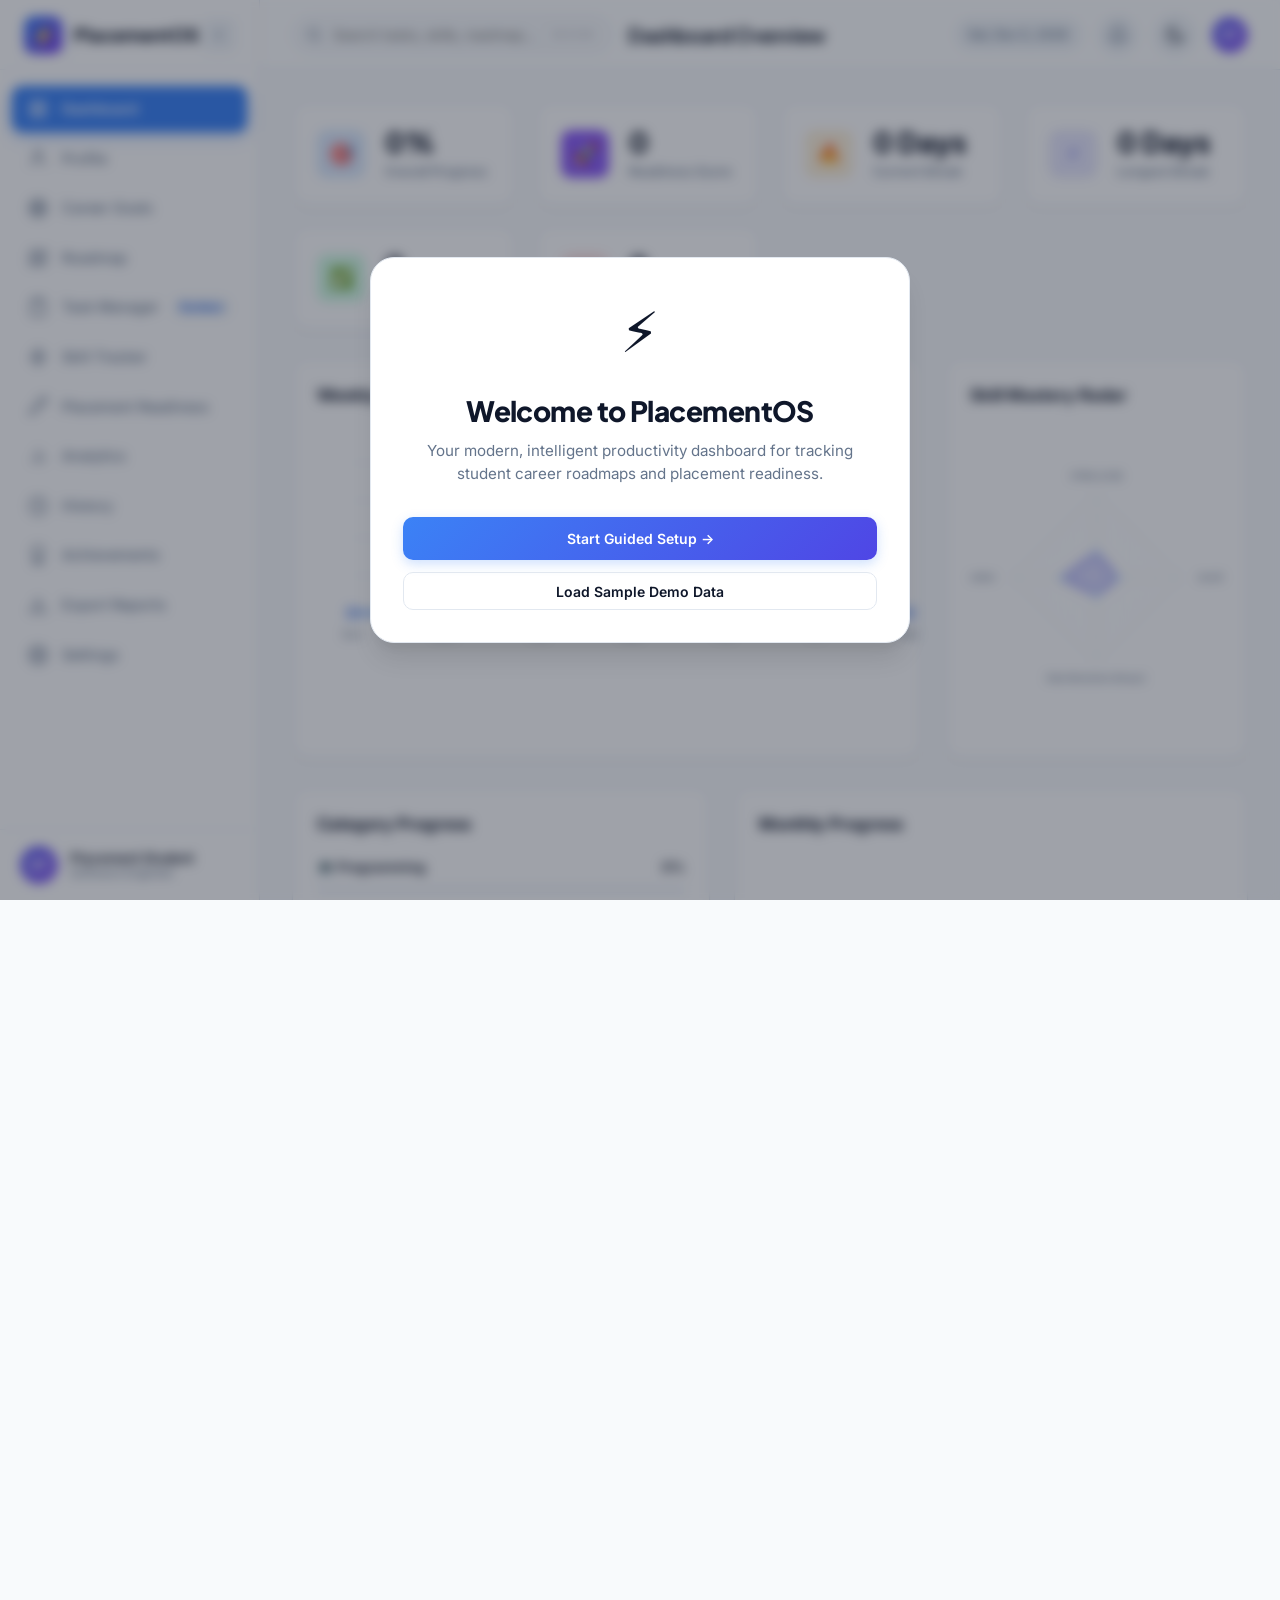
<file: index.html>
<!DOCTYPE html>
<html lang="en" data-theme="light">
<head>
  <meta charset="UTF-8">
  <meta name="viewport" content="width=device-width, initial-scale=1.0">
  <title>PlacementOS | Student Career Roadmap & Placement Readiness System</title>
  <meta name="description" content="A modern, premium productivity dashboard for tracking student placement readiness, career roadmaps, skills, and tasks.">
  
  <!-- CSS Stylesheets -->
  <link rel="stylesheet" href="css/main.css">
  <link rel="stylesheet" href="css/components.css">
  <link rel="stylesheet" href="css/pages.css">
</head>
<body>

  <div id="app">
    <!-- Left Collapsible Sidebar Navigation -->
    <aside class="sidebar" role="navigation" aria-label="Main Sidebar Navigation">
      <div class="sidebar-header">
        <a href="#dashboard" class="brand-logo" aria-label="PlacementOS Home">
          <div class="brand-icon" aria-hidden="true">⚡</div>
          <span class="brand-text">PlacementOS</span>
        </a>
        <button id="sidebar-toggle" class="sidebar-toggle-btn" title="Toggle Sidebar" aria-label="Toggle Sidebar Navigation">
          <svg width="18" height="18" viewBox="0 0 24 24" fill="none" stroke="currentColor" stroke-width="2" aria-hidden="true"><path d="M15 18l-6-6 6-6"/></svg>
        </button>
      </div>

      <nav class="sidebar-nav">
        <a href="#dashboard" class="nav-item active" aria-current="page">
          <div class="nav-icon" aria-hidden="true"><svg width="20" height="20" viewBox="0 0 24 24" fill="none" stroke="currentColor" stroke-width="2"><rect x="3" y="3" width="7" height="7"/><rect x="14" y="3" width="7" height="7"/><rect x="14" y="14" width="7" height="7"/><rect x="3" y="14" width="7" height="7"/></svg></div>
          <span class="nav-label">Dashboard</span>
        </a>

        <a href="#profile" class="nav-item">
          <div class="nav-icon" aria-hidden="true"><svg width="20" height="20" viewBox="0 0 24 24" fill="none" stroke="currentColor" stroke-width="2"><path d="M20 21v-2a4 4 0 0 0-4-4H8a4 4 0 0 0-4 4v2"/><circle cx="12" cy="7" r="4"/></svg></div>
          <span class="nav-label">Profile</span>
        </a>

        <a href="#career-goals" class="nav-item">
          <div class="nav-icon" aria-hidden="true"><svg width="20" height="20" viewBox="0 0 24 24" fill="none" stroke="currentColor" stroke-width="2"><circle cx="12" cy="12" r="10"/><circle cx="12" cy="12" r="6"/><circle cx="12" cy="12" r="2"/></svg></div>
          <span class="nav-label">Career Goals</span>
        </a>

        <a href="#roadmap" class="nav-item">
          <div class="nav-icon" aria-hidden="true"><svg width="20" height="20" viewBox="0 0 24 24" fill="none" stroke="currentColor" stroke-width="2"><polygon points="3 6 9 3 15 6 21 3 21 18 15 21 9 18 3 21"/><line x1="9" y1="3" x2="9" y2="18"/><line x1="15" y1="6" x2="15" y2="21"/></svg></div>
          <span class="nav-label">Roadmap</span>
        </a>

        <a href="#task-manager" class="nav-item">
          <div class="nav-icon" aria-hidden="true"><svg width="20" height="20" viewBox="0 0 24 24" fill="none" stroke="currentColor" stroke-width="2"><path d="M16 4h2a2 2 0 0 1 2 2v14a2 2 0 0 1-2 2H6a2 2 0 0 1-2-2V6a2 2 0 0 1 2-2h2"/><rect x="8" y="2" width="8" height="4" rx="1" ry="1"/></svg></div>
          <span class="nav-label">Task Manager</span>
          <span class="nav-badge">Kanban</span>
        </a>

        <a href="#skill-tracker" class="nav-item">
          <div class="nav-icon" aria-hidden="true"><svg width="20" height="20" viewBox="0 0 24 24" fill="none" stroke="currentColor" stroke-width="2"><polygon points="13 2 3 14 12 14 11 22 21 10 12 10 13 2"/></svg></div>
          <span class="nav-label">Skill Tracker</span>
        </a>

        <a href="#placement-readiness" class="nav-item">
          <div class="nav-icon" aria-hidden="true"><svg width="20" height="20" viewBox="0 0 24 24" fill="none" stroke="currentColor" stroke-width="2"><path d="M4.5 16.5c-1.5 1.26-2 5-2 5s3.74-.5 5-2c.71-.84.7-2.13-.09-2.91a2.18 2.18 0 0 0-2.91-.09z"/><path d="M12 15l-3-3a22 22 0 0 1 2-3.95A12.88 12.88 0 0 1 22 2c0 2.72-.78 7.5-6 11a22.35 22.35 0 0 1-4 2z"/></svg></div>
          <span class="nav-label">Placement Readiness</span>
        </a>

        <a href="#analytics" class="nav-item">
          <div class="nav-icon" aria-hidden="true"><svg width="20" height="20" viewBox="0 0 24 24" fill="none" stroke="currentColor" stroke-width="2"><line x1="18" y1="20" x2="18" y2="10"/><line x1="12" y1="20" x2="12" y2="4"/><line x1="6" y1="20" x2="6" y2="14"/></svg></div>
          <span class="nav-label">Analytics</span>
        </a>

        <a href="#history" class="nav-item">
          <div class="nav-icon" aria-hidden="true"><svg width="20" height="20" viewBox="0 0 24 24" fill="none" stroke="currentColor" stroke-width="2"><circle cx="12" cy="12" r="10"/><polyline points="12 6 12 12 16 14"/></svg></div>
          <span class="nav-label">History</span>
        </a>

        <a href="#achievements" class="nav-item">
          <div class="nav-icon" aria-hidden="true"><svg width="20" height="20" viewBox="0 0 24 24" fill="none" stroke="currentColor" stroke-width="2"><circle cx="12" cy="8" r="7"/><polyline points="8.21 13.89 7 23 12 20 17 23 15.79 13.88"/></svg></div>
          <span class="nav-label">Achievements</span>
        </a>

        <a href="#export" class="nav-item">
          <div class="nav-icon" aria-hidden="true"><svg width="20" height="20" viewBox="0 0 24 24" fill="none" stroke="currentColor" stroke-width="2"><path d="M21 15v4a2 2 0 0 1-2 2H5a2 2 0 0 1-2-2v-4"/><polyline points="7 10 12 15 17 10"/><line x1="12" y1="15" x2="12" y2="3"/></svg></div>
          <span class="nav-label">Export Reports</span>
        </a>

        <a href="#settings" class="nav-item">
          <div class="nav-icon" aria-hidden="true"><svg width="20" height="20" viewBox="0 0 24 24" fill="none" stroke="currentColor" stroke-width="2"><circle cx="12" cy="12" r="3"/><path d="M19.4 15a1.65 1.65 0 0 0 .33 1.82l.06.06a2 2 0 0 1 0 2.83 2 2 0 0 1-2.83 0l-.06-.06a1.65 1.65 0 0 0-1.82-.33 1.65 1.65 0 0 0-1 1.51V21a2 2 0 0 1-2 2 2 2 0 0 1-2-2v-.09A1.65 1.65 0 0 0 9 19.4a1.65 1.65 0 0 0-1.82.33l-.06.06a2 2 0 0 1-2.83 0 2 2 0 0 1 0-2.83l.06-.06a1.65 1.65 0 0 0 .33-1.82 1.65 1.65 0 0 0-1.51-1H3a2 2 0 0 1-2-2 2 2 0 0 1 2-2h.09A1.65 1.65 0 0 0 4.6 9a1.65 1.65 0 0 0-.33-1.82l-.06-.06a2 2 0 0 1 0-2.83 2 2 0 0 1 2.83 0l.06.06a1.65 1.65 0 0 0 1.82.33H9a1.65 1.65 0 0 0 1-1.51V3a2 2 0 0 1 2-2 2 2 0 0 1 2 2v.09a1.65 1.65 0 0 0 1 1.51 1.65 1.65 0 0 0 1.82-.33l.06-.06a2 2 0 0 1 2.83 0 2 2 0 0 1 0 2.83l-.06.06a1.65 1.65 0 0 0-.33 1.82V9a1.65 1.65 0 0 0 1.51 1H21a2 2 0 0 1 2 2 2 2 0 0 1-2 2h-.09a1.65 1.65 0 0 0-1.51 1z"/></svg></div>
          <span class="nav-label">Settings</span>
        </a>
      </nav>

      <div class="sidebar-footer">
        <div class="user-compact">
          <div id="header-user-avatar" class="avatar" aria-hidden="true">ST</div>
          <div class="user-info">
            <div class="user-name">Placement Student</div>
            <div class="user-role">Preparation Active</div>
          </div>
        </div>
      </div>
    </aside>

    <!-- Main Content Wrapper -->
    <div class="main-wrapper">
      <header class="top-header" role="banner">
        <div class="header-left">
          <div class="search-box">
            <svg class="search-icon" width="16" height="16" viewBox="0 0 24 24" fill="none" stroke="currentColor" stroke-width="2" aria-hidden="true"><circle cx="11" cy="11" r="8"/><line x1="21" y1="21" x2="16.65" y2="16.65"/></svg>
            <input type="text" class="search-input" placeholder="Search tasks, skills, roadmap..." aria-label="Global Search">
            <span class="shortcut-kbd" aria-hidden="true">Ctrl+K</span>
          </div>
          <h1 id="header-title" style="font-size: 1.25rem;">Dashboard Overview</h1>
        </div>

        <div class="header-right">
          <div id="current-date" class="date-pill">Today</div>

          <!-- Notification Bell Dropdown -->
          <div style="position:relative;">
            <button id="notif-btn" class="icon-btn" title="Notifications" aria-label="Notifications Drawer">
              <svg width="20" height="20" viewBox="0 0 24 24" fill="none" stroke="currentColor" stroke-width="2" aria-hidden="true"><path d="M18 8A6 6 0 0 0 6 8c0 7-3 9-3 9h18s-3-2-3-9"/><path d="M13.73 21a2 2 0 0 1-3.46 0"/></svg>
              <span class="notification-badge" aria-hidden="true"></span>
            </button>
            <div id="notif-dropdown" class="notification-dropdown">
              <div class="dropdown-header">
                <span style="font-weight:700; font-size:0.9rem;">Notifications</span>
                <button class="btn btn-sm btn-outline" id="mark-all-read-btn" style="font-size:0.75rem;">Mark all read</button>
              </div>
              <div class="dropdown-list" id="notif-list">
                <div class="notification-item">
                  <div class="notification-icon" aria-hidden="true">⚡</div>
                  <div class="notification-content">
                    <div class="notification-title">Welcome to PlacementOS!</div>
                    <div class="notification-time">Complete your profile to get started</div>
                  </div>
                </div>
              </div>
            </div>
          </div>

          <!-- Dark/Light Theme Switch Toggle -->
          <button id="theme-toggle" class="theme-toggle-btn" title="Toggle Theme" aria-label="Toggle Dark and Light Theme">
            <svg class="theme-icon-sun" width="20" height="20" viewBox="0 0 24 24" fill="none" stroke="currentColor" stroke-width="2" aria-hidden="true"><circle cx="12" cy="12" r="5"/><line x1="12" y1="1" x2="12" y2="3"/><line x1="12" y1="21" x2="12" y2="23"/><line x1="4.22" y1="4.22" x2="5.64" y2="5.64"/><line x1="18.36" y1="18.36" x2="19.78" y2="19.78"/><line x1="1" y1="12" x2="3" y2="12"/><line x1="21" y1="12" x2="23" y2="12"/><line x1="4.22" y1="19.78" x2="5.64" y2="18.36"/><line x1="18.36" y1="5.64" x2="19.78" y2="4.22"/></svg>
            <svg class="theme-icon-moon" width="20" height="20" viewBox="0 0 24 24" fill="none" stroke="currentColor" stroke-width="2" aria-hidden="true"><path d="M21 12.79A9 9 0 1 1 11.21 3 7 7 0 0 0 21 12.79z"/></svg>
          </button>

          <a href="#profile" class="avatar" style="width:36px; height:36px; font-size:0.8rem;" aria-label="View Profile">ST</a>
        </div>
      </header>

      <!-- View Containers -->
      <main class="content-area" role="main">
        <section id="page-dashboard" class="page-view active"></section>
        <section id="page-profile" class="page-view"></section>
        <section id="page-career-goals" class="page-view"></section>
        <section id="page-roadmap" class="page-view"></section>
        <section id="page-task-manager" class="page-view"></section>
        <section id="page-skill-tracker" class="page-view"></section>
        <section id="page-placement-readiness" class="page-view"></section>
        <section id="page-analytics" class="page-view"></section>
        <section id="page-history" class="page-view"></section>
        <section id="page-achievements" class="page-view"></section>
        <section id="page-export" class="page-view"></section>
        <section id="page-settings" class="page-view"></section>
      </main>
    </div>
  </div>

  <!-- Dedicated Print Report Root Container -->
  <div id="print-report-root"></div>

  <!-- Add Task Modal Dialog -->
  <div id="add-task-modal" class="modal-overlay" aria-hidden="true" role="dialog" aria-label="Create New Task Modal">
    <div class="modal-content">
      <div class="modal-header">
        <h3 class="modal-title">Create New Task</h3>
        <button class="icon-btn" onclick="UIComponents.closeModal('add-task-modal')" aria-label="Close modal">✕</button>
      </div>
      <form id="add-task-form">
        <div class="modal-body">
          <div class="form-group">
            <label class="form-label" for="task-title-input">Task Title *</label>
            <input type="text" id="task-title-input" class="form-control" placeholder="e.g. Practice Graph BFS/DFS Problems" required>
          </div>
          <div class="grid-cols-2">
            <div class="form-group">
              <label class="form-label" for="task-cat-input">Category *</label>
              <select id="task-cat-input" class="form-control">
                <option value="DSA">DSA</option>
                <option value="Programming">Programming</option>
                <option value="Projects">Projects</option>
                <option value="Resume">Resume</option>
                <option value="Communication">Communication</option>
                <option value="Interview">Interview</option>
              </select>
            </div>
            <div class="form-group">
              <label class="form-label" for="task-priority-input">Priority *</label>
              <select id="task-priority-input" class="form-control">
                <option value="high">High</option>
                <option value="medium" selected>Medium</option>
                <option value="low">Low</option>
              </select>
            </div>
          </div>
          <div class="form-group">
            <label class="form-label" for="task-deadline-input">Deadline</label>
            <input type="date" id="task-deadline-input" class="form-control">
          </div>
        </div>
        <div class="modal-footer">
          <button type="button" class="btn btn-secondary" onclick="UIComponents.closeModal('add-task-modal')">Cancel</button>
          <button type="submit" class="btn btn-primary">Create Task</button>
        </div>
      </form>
    </div>
  </div>

  <!-- Modular ES6 Main Script -->
  <script type="module" src="js/app.js"></script>
</body>
</html>
</file>
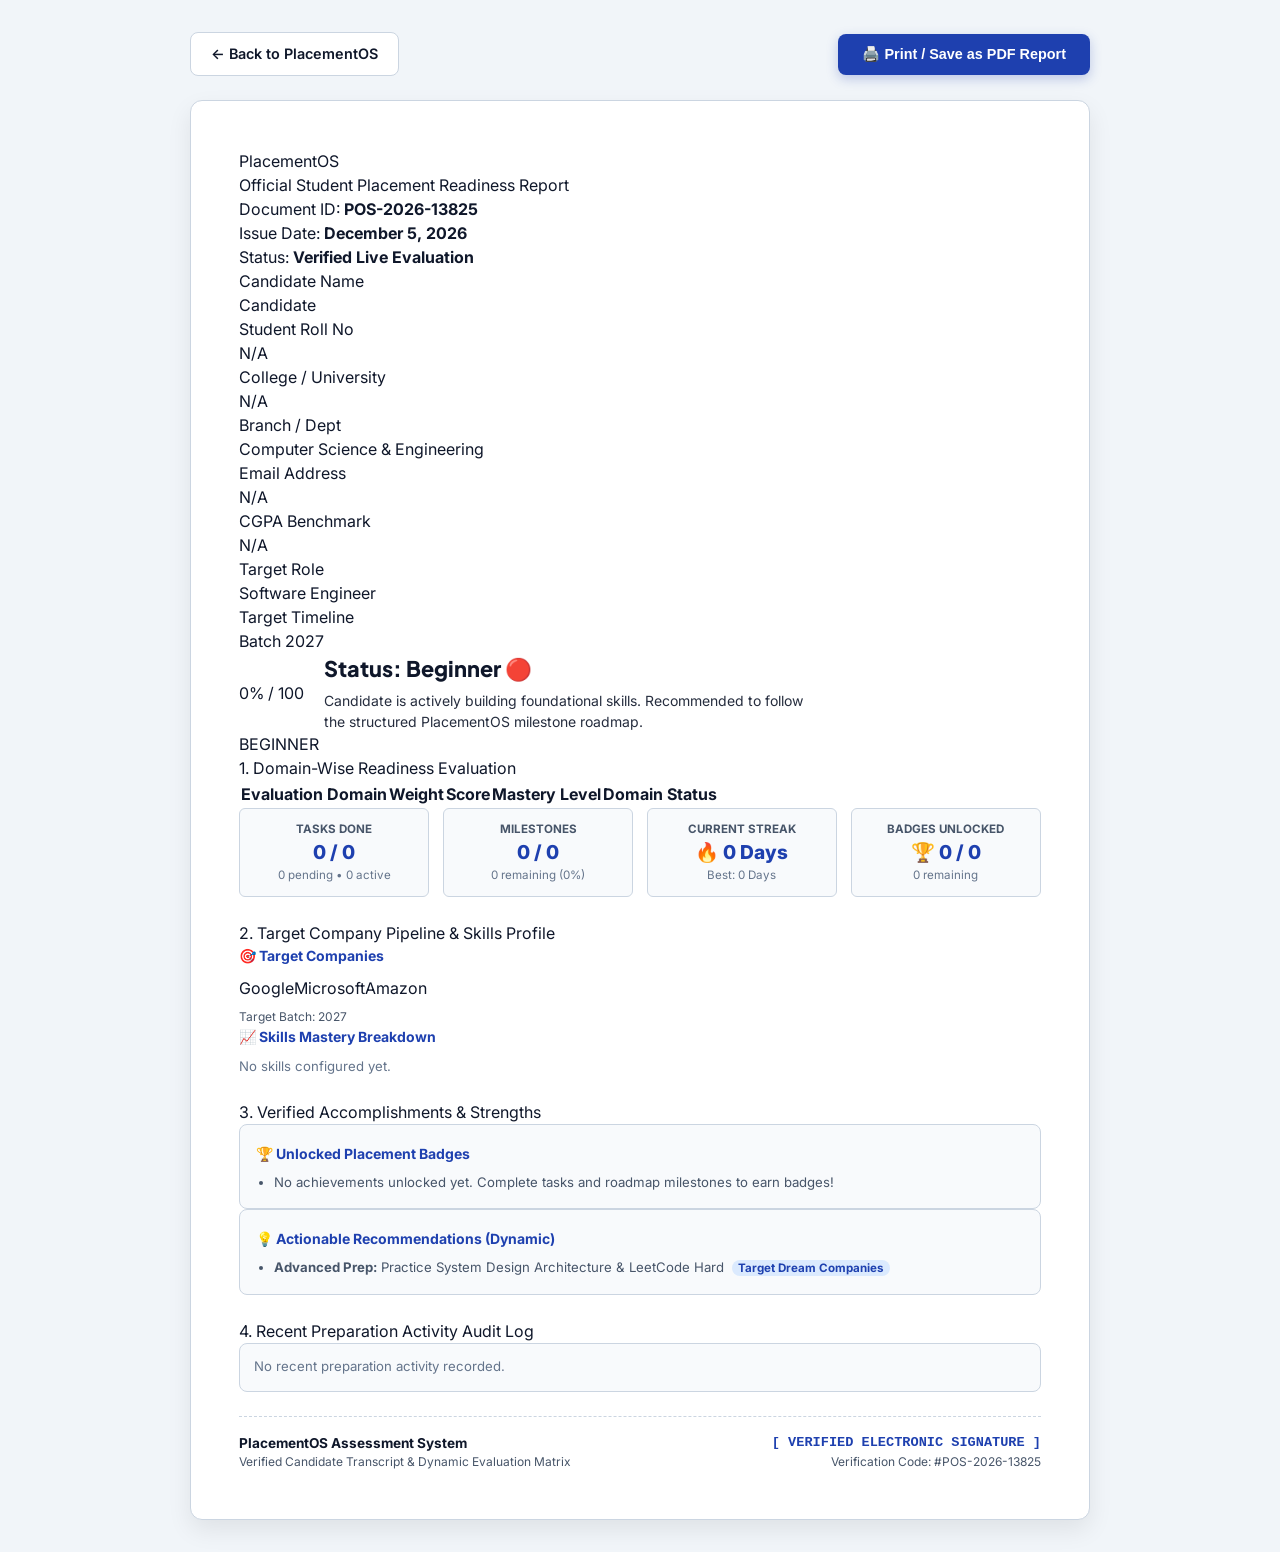
<file: placement_readiness_report.html>
<!DOCTYPE html>
<html lang="en">
<head>
  <meta charset="UTF-8">
  <meta name="viewport" content="width=device-width, initial-scale=1.0">
  <title>Student Placement Readiness Report | PlacementOS</title>
  <link rel="preconnect" href="https://fonts.googleapis.com">
  <link rel="preconnect" href="https://fonts.gstatic.com" crossorigin>
  <link href="https://fonts.googleapis.com/css2?family=Plus+Jakarta+Sans:wght@500;700;800&family=Inter:wght@400;500;600;700&display=swap" rel="stylesheet">
  <style>
    :root {
      --primary: #1e40af;
      --primary-light: #dbeafe;
      --text-dark: #0f172a;
      --text-muted: #475569;
      --border: #cbd5e1;
      --bg-subtle: #f8fafc;
      --success: #15803d;
      --success-bg: #dcfce7;
      --warning: #b45309;
      --warning-bg: #fef3c7;
    }

    * { box-sizing: border-box; margin: 0; padding: 0; }

    body {
      font-family: 'Inter', sans-serif;
      color: var(--text-dark);
      background-color: #f1f5f9;
      padding: 2rem 1rem;
      line-height: 1.5;
    }

    .print-controls {
      display: flex;
      justify-content: space-between;
      align-items: center;
      max-width: 900px;
      margin: 0 auto 1.5rem auto;
    }

    .btn-back {
      background: #ffffff;
      color: var(--text-dark);
      border: 1px solid var(--border);
      padding: 0.65rem 1.25rem;
      border-radius: 8px;
      font-weight: 600;
      font-size: 0.9rem;
      text-decoration: none;
      display: inline-flex;
      align-items: center;
      gap: 0.5rem;
      transition: all 0.2s;
    }

    .btn-back:hover {
      background: #e2e8f0;
      color: var(--primary);
    }

    .btn-print {
      background: var(--primary);
      color: #ffffff;
      border: none;
      padding: 0.75rem 1.5rem;
      border-radius: 8px;
      font-weight: 700;
      font-size: 0.9rem;
      cursor: pointer;
      box-shadow: 0 4px 12px rgba(30, 64, 175, 0.25);
      display: inline-flex;
      align-items: center;
      gap: 0.5rem;
    }

    .btn-print:hover { background: #1e3a8a; }

    .report-paper {
      max-width: 900px;
      margin: 0 auto;
      background: #ffffff;
      padding: 3rem;
      border-radius: 12px;
      box-shadow: 0 10px 25px rgba(0, 0, 0, 0.08);
      border: 1px solid var(--border);
    }

    .report-header {
      display: flex;
      justify-content: space-between;
      align-items: flex-start;
      padding-bottom: 1.5rem;
      border-bottom: 2px solid var(--primary);
      margin-bottom: 2rem;
    }

    .brand-title {
      font-family: 'Plus Jakarta Sans', sans-serif;
      font-size: 1.75rem;
      font-weight: 800;
      color: var(--primary);
    }

    .report-subtitle {
      font-size: 0.9rem;
      color: var(--text-muted);
      font-weight: 500;
      margin-top: 2px;
    }

    .doc-meta {
      text-align: right;
      font-size: 0.85rem;
      color: var(--text-muted);
    }

    .doc-meta strong { color: var(--text-dark); }

    .student-info-grid {
      display: grid;
      grid-template-columns: repeat(4, 1fr);
      gap: 1.25rem;
      background: var(--bg-subtle);
      border: 1px solid var(--border);
      border-radius: 8px;
      padding: 1.25rem;
      margin-bottom: 2rem;
    }

    .info-item {
      display: flex;
      flex-direction: column;
    }

    .info-label {
      font-size: 0.75rem;
      text-transform: uppercase;
      font-weight: 700;
      color: var(--text-muted);
      margin-bottom: 2px;
    }

    .info-val {
      font-weight: 700;
      font-size: 0.95rem;
      color: var(--text-dark);
    }

    .readiness-score-card {
      background: linear-gradient(135deg, #1e3a8a, #2563eb);
      color: #ffffff;
      border-radius: 12px;
      padding: 2rem;
      display: flex;
      align-items: center;
      justify-content: space-between;
      margin-bottom: 2.5rem;
      page-break-inside: avoid;
    }

    .score-left {
      display: flex;
      align-items: center;
      gap: 1.5rem;
    }

    .score-circle {
      width: 100px;
      height: 100px;
      border-radius: 50%;
      background: rgba(255, 255, 255, 0.15);
      border: 4px solid #ffffff;
      display: flex;
      flex-direction: column;
      align-items: center;
      justify-content: center;
    }

    .score-num {
      font-family: 'Plus Jakarta Sans', sans-serif;
      font-size: 2.25rem;
      font-weight: 800;
      line-height: 1;
    }

    .score-max {
      font-size: 0.75rem;
      opacity: 0.8;
    }

    .verdict-title {
      font-family: 'Plus Jakarta Sans', sans-serif;
      font-size: 1.4rem;
      font-weight: 800;
      margin-bottom: 0.25rem;
    }

    .verdict-desc {
      font-size: 0.9rem;
      opacity: 0.9;
      max-width: 480px;
    }

    .status-badge {
      background: #22c55e;
      color: #052e16;
      font-weight: 800;
      font-size: 0.85rem;
      padding: 0.5rem 1.25rem;
      border-radius: 20px;
      text-transform: uppercase;
      letter-spacing: 0.05em;
    }

    .section-header {
      font-family: 'Plus Jakarta Sans', sans-serif;
      font-size: 1.15rem;
      font-weight: 800;
      color: var(--primary);
      margin-bottom: 1rem;
      margin-top: 1.5rem;
      padding-bottom: 0.4rem;
      border-bottom: 1.5px solid var(--border);
      page-break-after: avoid;
    }

    .report-table {
      width: 100%;
      border-collapse: collapse;
      margin-bottom: 2.5rem;
      page-break-inside: avoid;
    }

    .report-table th, .report-table td {
      padding: 0.85rem 1rem;
      text-align: left;
      border-bottom: 1px solid var(--border);
      font-size: 0.875rem;
    }

    .report-table th {
      background: var(--bg-subtle);
      font-weight: 700;
      color: var(--text-dark);
      text-transform: uppercase;
      font-size: 0.75rem;
    }

    .progress-bar-container {
      width: 140px;
      height: 8px;
      background: #e2e8f0;
      border-radius: 4px;
      overflow: hidden;
      display: inline-block;
      vertical-align: middle;
      margin-right: 8px;
    }

    .progress-fill {
      height: 100%;
      background: var(--primary);
      border-radius: 4px;
    }

    .company-grid {
      display: grid;
      grid-template-columns: repeat(3, 1fr);
      gap: 1.25rem;
      margin-bottom: 2.5rem;
      page-break-inside: avoid;
    }

    .company-tier-card {
      border: 1px solid var(--border);
      border-radius: 8px;
      padding: 1.25rem;
      background: var(--bg-subtle);
    }

    .company-tag {
      display: inline-block;
      background: #ffffff;
      border: 1px solid var(--border);
      padding: 3px 8px;
      border-radius: 4px;
      font-size: 0.8rem;
      font-weight: 600;
      margin-right: 4px;
      margin-bottom: 6px;
    }

    .accomplishments-grid {
      display: grid;
      grid-template-columns: 1fr 1fr;
      gap: 1.5rem;
      margin-bottom: 2.5rem;
      page-break-inside: avoid;
    }

    @media print {
      body { background: #ffffff; padding: 0; }
      .print-controls { display: none !important; }
      .report-paper { box-shadow: none; border: none; padding: 0; max-width: 100%; }
      .readiness-score-card { -webkit-print-color-adjust: exact; print-color-adjust: exact; }
      .status-badge { -webkit-print-color-adjust: exact; print-color-adjust: exact; }
      .progress-fill { -webkit-print-color-adjust: exact; print-color-adjust: exact; }
      .report-table th { -webkit-print-color-adjust: exact; print-color-adjust: exact; }
    }
  </style>
</head>
<body>

  <!-- Top Action Bar -->
  <div class="print-controls">
    <a href="index.html#export" class="btn-back">← Back to PlacementOS</a>
    <button class="btn-print" onclick="window.print()">🖨️ Print / Save as PDF Report</button>
  </div>

  <!-- Printable Paper Document -->
  <div class="report-paper" id="report-paper-container">
    <!-- Hydrated dynamically from LocalStorage state -->
    <div style="text-align:center; padding: 2rem; color: var(--text-muted);">
      Loading Placement Readiness Report...
    </div>
  </div>

  <script type="module">
    import { StorageService } from './js/models/StorageService.js';
    import { ReadinessEngine } from './js/models/ReadinessEngine.js';
    import { RecommendationEngine } from './js/models/RecommendationEngine.js';
    import { ExportService } from './js/services/ExportService.js';

    document.addEventListener('DOMContentLoaded', () => {
      const state = StorageService.load() || {};
      const container = document.getElementById('report-paper-container');
      
      if (container && state) {
        container.innerHTML = ExportService.generateReportHTML(state);
      }

      const urlParams = new URLSearchParams(window.location.search);
      if (urlParams.has('autoprint') || urlParams.get('autoprint') === 'true') {
        setTimeout(() => {
          window.print();
        }, 500);
      }
    });
  </script>
</body>
</html>
</file>
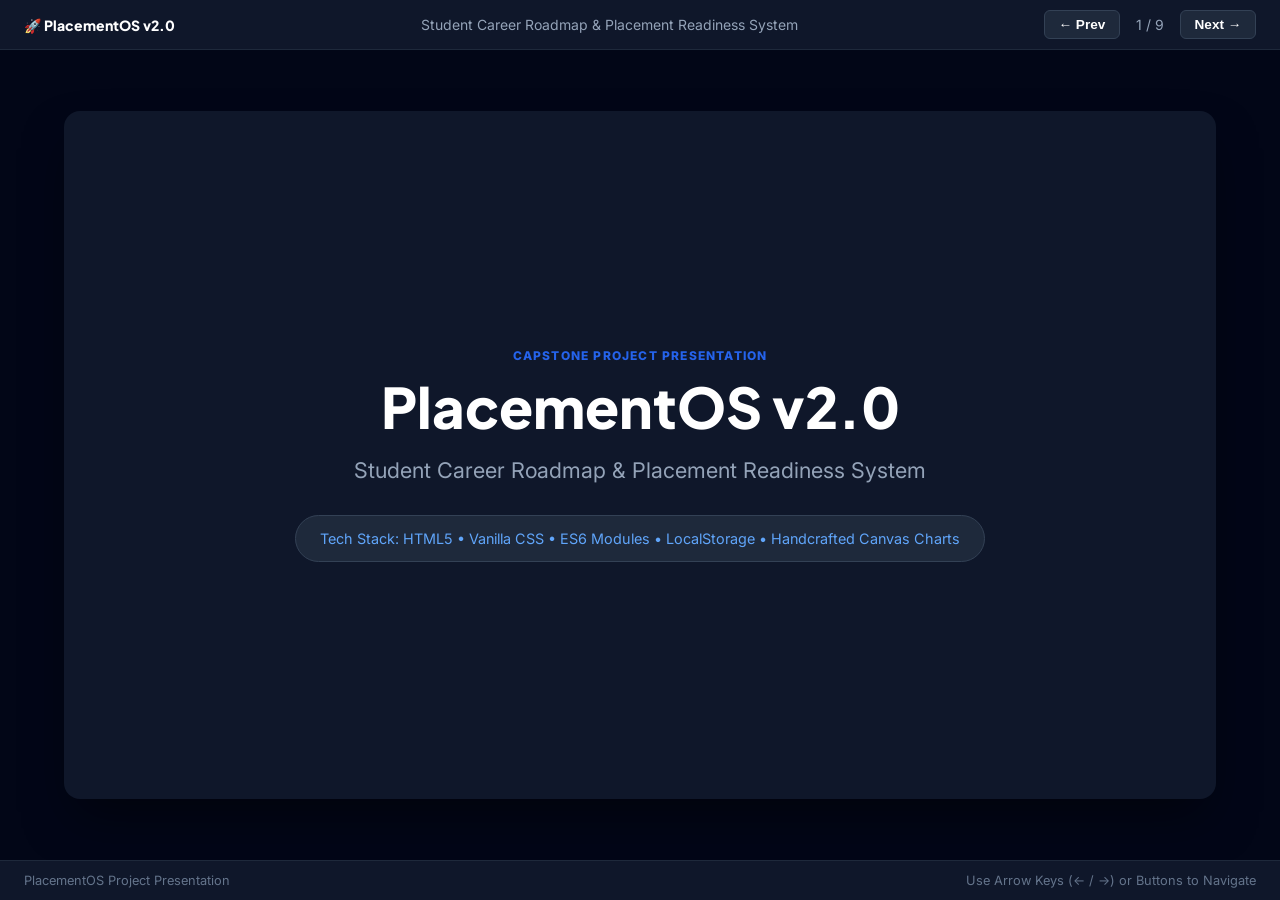
<file: presentation.html>
<!DOCTYPE html>
<html lang="en">
<head>
  <meta charset="UTF-8">
  <meta name="viewport" content="width=device-width, initial-scale=1.0">
  <title>PlacementOS - Project Presentation</title>
  <link rel="preconnect" href="https://fonts.googleapis.com">
  <link rel="preconnect" href="https://fonts.gstatic.com" crossorigin>
  <link href="https://fonts.googleapis.com/css2?family=Plus+Jakarta+Sans:wght@400;600;700;800&family=Inter:wght@400;500;600&display=swap" rel="stylesheet">
  <style>
    :root {
      --bg-dark: #0f172a;
      --bg-card: #ffffff;
      --primary: #2563eb;
      --primary-light: #eff6ff;
      --text-main: #1e293b;
      --text-muted: #64748b;
      --border: #e2e8f0;
      --accent-green: #10b981;
      --accent-red: #ef4444;
    }

    * { box-sizing: border-box; margin: 0; padding: 0; }

    body {
      font-family: 'Inter', sans-serif;
      background: #020617;
      color: var(--text-main);
      height: 100vh;
      overflow: hidden;
      display: flex;
      flex-direction: column;
    }

    /* Top Presentation Bar */
    .top-bar {
      height: 50px;
      background: #0f172a;
      border-bottom: 1px solid #1e293b;
      display: flex;
      align-items: center;
      justify-content: space-between;
      padding: 0 1.5rem;
      color: #94a3b8;
      font-size: 0.875rem;
    }

    .brand {
      font-family: 'Plus Jakarta Sans', sans-serif;
      font-weight: 800;
      color: #fff;
      display: flex;
      align-items: center;
      gap: 0.5rem;
    }

    .controls {
      display: flex;
      align-items: center;
      gap: 1rem;
    }

    .btn-slide {
      background: #1e293b;
      color: #fff;
      border: 1px solid #334155;
      padding: 0.35rem 0.85rem;
      border-radius: 6px;
      cursor: pointer;
      font-size: 0.85rem;
      font-weight: 600;
      transition: background 0.2s;
    }

    .btn-slide:hover { background: #2563eb; border-color: #2563eb; }

    /* Slide Deck Container */
    .slide-deck {
      flex: 1;
      position: relative;
      overflow: hidden;
      display: flex;
      align-items: center;
      justify-content: center;
      padding: 2rem;
    }

    .slide {
      position: absolute;
      width: 90%;
      max-width: 1200px;
      height: 85%;
      max-height: 700px;
      background: var(--bg-card);
      border-radius: 16px;
      box-shadow: 0 25px 50px -12px rgba(0, 0, 0, 0.5);
      padding: 3rem;
      opacity: 0;
      pointer-events: none;
      transform: scale(0.95) translateY(20px);
      transition: all 0.4s cubic-bezier(0.16, 1, 0.3, 1);
      display: flex;
      flex-direction: column;
      overflow-y: auto;
    }

    .slide.active {
      opacity: 1;
      pointer-events: auto;
      transform: scale(1) translateY(0);
    }

    .slide.dark-slide {
      background: var(--bg-dark);
      color: #fff;
    }

    /* Slide Typography */
    .slide-tag {
      font-size: 0.75rem;
      font-weight: 800;
      text-transform: uppercase;
      letter-spacing: 0.1em;
      color: var(--primary);
      margin-bottom: 0.5rem;
    }

    .slide-title {
      font-family: 'Plus Jakarta Sans', sans-serif;
      font-size: 2.25rem;
      font-weight: 800;
      margin-bottom: 1.5rem;
      color: var(--text-main);
    }

    .dark-slide .slide-title { color: #fff; }

    .grid-2 {
      display: grid;
      grid-template-columns: 1fr 1fr;
      gap: 1.5rem;
      flex: 1;
    }

    .grid-3 {
      display: grid;
      grid-template-columns: repeat(3, 1fr);
      gap: 1.25rem;
      flex: 1;
    }

    .card-box {
      background: #f8fafc;
      border: 1px solid var(--border);
      border-radius: 12px;
      padding: 1.25rem;
      display: flex;
      flex-direction: column;
    }

    .dark-slide .card-box {
      background: #1e293b;
      border-color: #334155;
    }

    .card-box h3 {
      font-size: 1.1rem;
      font-weight: 700;
      margin-bottom: 0.5rem;
      color: var(--primary);
    }

    .card-box p, .card-box ul {
      font-size: 0.9rem;
      color: var(--text-muted);
      line-height: 1.6;
    }

    .dark-slide .card-box p, .dark-slide .card-box ul { color: #94a3b8; }

    ul.bullet-list {
      list-style: none;
      padding: 0;
    }

    ul.bullet-list li {
      position: relative;
      padding-left: 1.25rem;
      margin-bottom: 0.65rem;
    }

    ul.bullet-list li::before {
      content: "•";
      color: var(--primary);
      font-weight: bold;
      font-size: 1.2rem;
      position: absolute;
      left: 0;
      top: -2px;
    }

    /* Footer counter */
    .footer-bar {
      height: 40px;
      background: #0f172a;
      border-top: 1px solid #1e293b;
      display: flex;
      align-items: center;
      justify-content: space-between;
      padding: 0 1.5rem;
      color: #64748b;
      font-size: 0.8rem;
    }
  </style>
</head>
<body>

  <div class="top-bar">
    <div class="brand">🚀 PlacementOS v2.0</div>
    <div>Student Career Roadmap & Placement Readiness System</div>
    <div class="controls">
      <button class="btn-slide" onclick="prevSlide()">← Prev</button>
      <span id="slide-num">1 / 9</span>
      <button class="btn-slide" onclick="nextSlide()">Next →</button>
    </div>
  </div>

  <div class="slide-deck">

    <!-- Slide 1: Title -->
    <div class="slide dark-slide active" id="slide-1" style="justify-content:center; align-items:center; text-align:center;">
      <div class="slide-tag">Capstone Project Presentation</div>
      <h1 class="slide-title" style="font-size: 3.5rem; margin-bottom: 1rem;">PlacementOS v2.0</h1>
      <p style="font-size: 1.35rem; color: #94a3b8; max-width: 700px; margin-bottom: 2rem;">
        Student Career Roadmap & Placement Readiness System
      </p>
      <div style="padding: 0.85rem 1.5rem; background: #1e293b; border-radius: 30px; font-size: 0.9rem; color: #60a5fa; border: 1px solid #334155;">
        Tech Stack: HTML5 • Vanilla CSS • ES6 Modules • LocalStorage • Handcrafted Canvas Charts
      </div>
    </div>

    <!-- Slide 2: Problem & Solution -->
    <div class="slide" id="slide-2">
      <div class="slide-tag">Executive Summary</div>
      <h2 class="slide-title">Problem Statement & Solution</h2>
      <div class="grid-2">
        <div class="card-box" style="background: #fef2f2; border-color: #fecaca;">
          <h3 style="color: #dc2626;">⚠️ Key Preparation Challenges</h3>
          <ul class="bullet-list" style="color: #374151;">
            <li><strong>Unstructured Prep:</strong> Students struggle to prioritize between Data Structures, CS Core (OS/DBMS), Web Dev, and HR rounds.</li>
            <li><strong>No Objective Score:</strong> Lack of a standardized metric to determine if a candidate is truly campus placement ready.</li>
            <li><strong>Fragmented Progress:</strong> Tasks and target companies recorded across scattered notebooks, sticky notes, and spreadsheets.</li>
          </ul>
        </div>
        <div class="card-box" style="background: #f0fdf4; border-color: #bbf7d0;">
          <h3 style="color: #16a34a;">🚀 PlacementOS Solution</h3>
          <ul class="bullet-list" style="color: #374151;">
            <li><strong>Unified Platform:</strong> 12 integrated functional modules bringing roadmap, tasks, and company goals into one dashboard.</li>
            <li><strong>Readiness Score Engine:</strong> Algorithmic 0-100 placement readiness calculation based on completed tasks & skills.</li>
            <li><strong>100% Client-Side Privacy:</strong> Zero server costs, zero tracking, total privacy with local storage persistence.</li>
          </ul>
        </div>
      </div>
    </div>

    <!-- Slide 3: Architecture & Tech Stack -->
    <div class="slide" id="slide-3">
      <div class="slide-tag">Engineering Architecture</div>
      <h2 class="slide-title">System Architecture & Tech Stack</h2>
      <div class="grid-3">
        <div class="card-box">
          <h3>🎨 Presentation (UI/UX)</h3>
          <ul class="bullet-list">
            <li>Semantic HTML5 layout</li>
            <li>Vanilla CSS Design Tokens</li>
            <li>Glassmorphism cards & dark mode</li>
            <li>Responsive across mobile & desktop</li>
          </ul>
        </div>
        <div class="card-box">
          <h3>⚡ Logic & Controller</h3>
          <ul class="bullet-list">
            <li>ES6 Native JavaScript Modules</li>
            <li>Hash Router (#dashboard, etc.)</li>
            <li>Reactive State Store (Pub/Sub pattern)</li>
            <li>Handcrafted Canvas ChartEngine</li>
          </ul>
        </div>
        <div class="card-box">
          <h3>💾 Storage & Data Mobility</h3>
          <ul class="bullet-list">
            <li>Browser LocalStorage state engine</li>
            <li>JSON backup export & import</li>
            <li>CSV spreadsheet task report download</li>
            <li>Printable PDF report generation</li>
          </ul>
        </div>
      </div>
    </div>

    <!-- Slide 4: Key Modules (1-6) -->
    <div class="slide" id="slide-4">
      <div class="slide-tag">Feature Deep-Dive</div>
      <h2 class="slide-title">Core Functional Modules (1 to 6)</h2>
      <div class="grid-3">
        <div class="card-box">
          <h3>📊 Dashboard Overview</h3>
          <p>Readiness gauge, velocity line chart, skill radar, and upcoming deadline items.</p>
        </div>
        <div class="card-box">
          <h3>👤 Student Profile</h3>
          <p>Academic profile management (CGPA, College, Target Role, Dream Company tags).</p>
        </div>
        <div class="card-box">
          <h3>🎯 Career Goals</h3>
          <p>Tiered company tracker (Dream / Target / Safety) with application state pipeline.</p>
        </div>
        <div class="card-box">
          <h3>🗺️ Career Roadmap</h3>
          <p>6-domain structured milestone roadmap (DSA, Core CS, Web Dev, Aptitude, HR).</p>
        </div>
        <div class="card-box">
          <h3>📋 Task Kanban Board</h3>
          <p>Interactive Pending / In Progress / Completed board with priority tags & category filters.</p>
        </div>
        <div class="card-box">
          <h3>📈 Skill Mastery Tracker</h3>
          <p>4-tier skill tracker (Beginner → Expert) with direct progress level increment controls.</p>
        </div>
      </div>
    </div>

    <!-- Slide 5: Key Modules (7-12) -->
    <div class="slide" id="slide-5">
      <div class="slide-tag">Feature Deep-Dive</div>
      <h2 class="slide-title">Core Functional Modules (7 to 12)</h2>
      <div class="grid-3">
        <div class="card-box">
          <h3>⚡ Placement Readiness</h3>
          <p>Algorithmic readiness score breakdown with domain weakness analysis & recommendations.</p>
        </div>
        <div class="card-box">
          <h3>📈 Growth Analytics</h3>
          <p>Productivity velocity charts, category task distribution, and milestone completion metrics.</p>
        </div>
        <div class="card-box">
          <h3>📜 Audit History Log</h3>
          <p>Complete filterable record of completed tasks, unlocked badges, and milestones.</p>
        </div>
        <div class="card-box">
          <h3>🏆 Badges & Achievements</h3>
          <p>Gamified milestone achievement system with toast unlock notifications.</p>
        </div>
        <div class="card-box">
          <h3>📥 Export & PDF Reports</h3>
          <p>Download JSON backups, export CSV task spreadsheets, and generate printable PDF report cards.</p>
        </div>
        <div class="card-box">
          <h3>⚙️ System Settings</h3>
          <p>Dark/Light theme switcher, LocalStorage metrics, sample demo data loader, and reset controls.</p>
        </div>
      </div>
    </div>

    <!-- Slide 6: Readiness Score Engine Algorithm -->
    <div class="slide" id="slide-6">
      <div class="slide-tag">Algorithmic Deep-Dive</div>
      <h2 class="slide-title">Placement Readiness Score Engine</h2>
      <div class="grid-2">
        <div class="card-box">
          <h3>🎯 Weighted Multi-Factor Formula</h3>
          <ul class="bullet-list">
            <li><strong>DSA & Problem Solving (30%):</strong> LeetCode, Algorithms, Data Structures</li>
            <li><strong>Core CS Fundamentals (25%):</strong> OS, DBMS, Computer Networks, OOPs</li>
            <li><strong>Projects & System Design (20%):</strong> Full-stack applications, System Design</li>
            <li><strong>Aptitude & Reasoning (15%):</strong> Quantitative & Logical reasoning</li>
            <li><strong>Behavioral & HR (10%):</strong> Mock Interviews, Resume, Communication</li>
          </ul>
        </div>
        <div class="card-box" style="background: #eff6ff; border-color: #93c5fd;">
          <h3 style="color: #1d4ed8;">📊 Dynamic Classification</h3>
          <div style="margin-bottom: 0.85rem;">
            <strong style="color: #15803d;">🟢 Placement Ready (80 - 100%)</strong>
            <p style="font-size: 0.85rem;">High confidence for product companies & competitive drives.</p>
          </div>
          <div style="margin-bottom: 0.85rem;">
            <strong style="color: #b45309;">🟡 On Track (60 - 79%)</strong>
            <p style="font-size: 0.85rem;">Good baseline progress; focus on specific weak domain areas.</p>
          </div>
          <div>
            <strong style="color: #b91c1c;">🔴 Needs Focus (&lt; 60%)</strong>
            <p style="font-size: 0.85rem;">Follow the structured PlacementOS milestone roadmap.</p>
          </div>
        </div>
      </div>
    </div>

    <!-- Slide 7: Differentiators -->
    <div class="slide" id="slide-7">
      <div class="slide-tag">Value Proposition</div>
      <h2 class="slide-title">Key Differentiators & Highlights</h2>
      <div class="grid-2">
        <div class="card-box">
          <h3>⚡ Zero Latency & Offline-First</h3>
          <p>Instant load times under 50ms with 100% offline functionality using local storage persistence.</p>
        </div>
        <div class="card-box">
          <h3>🔒 Complete Data Privacy</h3>
          <p>No user data is transmitted to external servers. All progress data stays securely in the student's browser.</p>
        </div>
        <div class="card-box">
          <h3>🛠️ Zero Heavy Dependencies</h3>
          <p>Built with pure HTML5, CSS3, and ES6 JS. Zero npm package vulnerabilities or framework breaking changes.</p>
        </div>
        <div class="card-box">
          <h3>🔄 Complete Data Mobility</h3>
          <p>Complete data export/import capabilities allowing students to backup and transfer data across devices.</p>
        </div>
      </div>
    </div>

    <!-- Slide 8: Future Roadmap -->
    <div class="slide" id="slide-8">
      <div class="slide-tag">Product Vision</div>
      <h2 class="slide-title">Future Scope & Enhancements</h2>
      <div class="grid-2">
        <div class="card-box" style="background: #f8fafc;">
          <h3>🤖 AI Mock Interview Simulator</h3>
          <p>Integration with Gemini API for real-time speech and text-based technical and HR interview feedback.</p>
        </div>
        <div class="card-box" style="background: #f8fafc;">
          <h3>🔗 Coding Platform Sync</h3>
          <p>Automated problem count and badge synchronization via LeetCode, HackerRank, and GitHub APIs.</p>
        </div>
        <div class="card-box" style="background: #f8fafc;">
          <h3>📄 AI Resume & ATS Matcher</h3>
          <p>Real-time ATS score calculation comparing student resume against target job descriptions.</p>
        </div>
        <div class="card-box" style="background: #f8fafc;">
          <h3>👥 Cohort Peer Benchmarks</h3>
          <p>Anonymous peer cohort comparison to analyze readiness relative to batch averages.</p>
        </div>
      </div>
    </div>

    <!-- Slide 9: Conclusion -->
    <div class="slide dark-slide" id="slide-9" style="justify-content:center; align-items:center; text-align:center;">
      <div class="slide-tag">Thank You</div>
      <h2 class="slide-title" style="font-size: 3.5rem;">Questions & Discussion</h2>
      <p style="font-size: 1.25rem; color: #94a3b8; margin-bottom: 2rem;">
        PlacementOS v2.0 — Empowering Students for Campus Placement Success
      </p>
      <div style="font-size: 0.9rem; color: #64748b;">
        Use ← Arrow and → Arrow keys to navigate slides
      </div>
    </div>

  </div>

  <div class="footer-bar">
    <div>PlacementOS Project Presentation</div>
    <div>Use Arrow Keys (← / →) or Buttons to Navigate</div>
  </div>

  <script>
    let currentSlide = 1;
    const totalSlides = 9;

    function showSlide(n) {
      if (n < 1) n = 1;
      if (n > totalSlides) n = totalSlides;
      currentSlide = n;

      document.querySelectorAll('.slide').forEach((s, idx) => {
        s.classList.toggle('active', idx + 1 === currentSlide);
      });

      document.getElementById('slide-num').textContent = `${currentSlide} / ${totalSlides}`;
    }

    function nextSlide() { showSlide(currentSlide + 1); }
    function prevSlide() { showSlide(currentSlide - 1); }

    document.addEventListener('keydown', (e) => {
      if (e.key === 'ArrowRight' || e.key === 'Space') nextSlide();
      if (e.key === 'ArrowLeft') prevSlide();
    });
  </script>
</body>
</html>
</file>
<file: css/main.css>
/* ==========================================================================
   Main Stylesheet - Design System & CSS Custom Properties
   Student Career Roadmap & Placement Readiness System
   ========================================================================== */

@import url('https://fonts.googleapis.com/css2?family=Inter:wght@300;400;500;600;700&family=Plus+Jakarta+Sans:wght@500;600;700;800&display=swap');

:root {
  /* Brand Color Palette */
  --primary-50: #eff6ff;
  --primary-100: #dbeafe;
  --primary-200: #bfdbfe;
  --primary-300: #93c5fd;
  --primary-400: #60a5fa;
  --primary-500: #3b82f6;
  --primary-600: #2563eb;
  --primary-700: #1d4ed8;
  --primary-800: #1e40af;
  
  --accent-purple-500: #8b5cf6;
  --accent-purple-600: #7c3aed;
  --accent-indigo-500: #6366f1;
  --accent-indigo-600: #4f46e5;
  
  /* Dynamic Palette - Light Mode Default */
  --bg-app: #f8fafc;
  --bg-sidebar: #ffffff;
  --bg-header: rgba(255, 255, 255, 0.85);
  --bg-card: #ffffff;
  --bg-card-hover: #f1f5f9;
  --bg-subtle: #f1f5f9;
  --bg-input: #f8fafc;
  --bg-glass: rgba(255, 255, 255, 0.75);
  --bg-modal: rgba(255, 255, 255, 0.95);
  --bg-overlay: rgba(15, 23, 42, 0.4);

  --text-main: #0f172a;
  --text-muted: #64748b;
  --text-light: #94a3b8;
  --text-white: #ffffff;
  
  --border-color: #e2e8f0;
  --border-subtle: #f1f5f9;
  --border-focus: #3b82f6;

  /* Status & Priority Colors */
  --success: #10b981;
  --success-bg: #d1fae5;
  --warning: #f59e0b;
  --warning-bg: #fef3c7;
  --danger: #ef4444;
  --danger-bg: #fee2e2;
  --info: #06b6d4;
  --info-bg: #cffaff;

  /* Priority Pills */
  --priority-high-bg: #fee2e2;
  --priority-high-text: #dc2626;
  --priority-med-bg: #fef3c7;
  --priority-med-text: #d97706;
  --priority-low-bg: #e0f2fe;
  --priority-low-text: #0284c7;

  /* Shadows */
  --shadow-sm: 0 1px 2px 0 rgba(0, 0, 0, 0.05);
  --shadow-md: 0 4px 6px -1px rgba(0, 0, 0, 0.05), 0 2px 4px -1px rgba(0, 0, 0, 0.03);
  --shadow-lg: 0 10px 15px -3px rgba(0, 0, 0, 0.07), 0 4px 6px -2px rgba(0, 0, 0, 0.04);
  --shadow-xl: 0 20px 25px -5px rgba(0, 0, 0, 0.1), 0 10px 10px -5px rgba(0, 0, 0, 0.04);
  --shadow-glow: 0 0 20px rgba(99, 102, 241, 0.25);

  /* Radius */
  --radius-sm: 6px;
  --radius-md: 10px;
  --radius-lg: 16px;
  --radius-xl: 24px;
  --radius-full: 9999px;

  /* Spacing System */
  --sidebar-width: 260px;
  --sidebar-collapsed-width: 76px;
  --header-height: 70px;

  /* Transitions */
  --transition-fast: all 0.15s cubic-bezier(0.4, 0, 0.2, 1);
  --transition-normal: all 0.25s cubic-bezier(0.4, 0, 0.2, 1);
  --transition-smooth: all 0.35s cubic-bezier(0.4, 0, 0.2, 1);
}

/* Dark Theme Overrides */
[data-theme="dark"] {
  --bg-app: #0b0f19;
  --bg-sidebar: #111827;
  --bg-header: rgba(17, 24, 39, 0.85);
  --bg-card: #1f2937;
  --bg-card-hover: #374151;
  --bg-subtle: #1f2937;
  --bg-input: #111827;
  --bg-glass: rgba(31, 41, 55, 0.75);
  --bg-modal: rgba(17, 24, 39, 0.95);
  --bg-overlay: rgba(0, 0, 0, 0.7);

  --text-main: #f9fafb;
  --text-muted: #9ca3af;
  --text-light: #6b7280;

  --border-color: #374151;
  --border-subtle: #1f2937;
  --border-focus: #60a5fa;

  --shadow-sm: 0 1px 2px 0 rgba(0, 0, 0, 0.4);
  --shadow-md: 0 4px 6px -1px rgba(0, 0, 0, 0.3);
  --shadow-lg: 0 10px 15px -3px rgba(0, 0, 0, 0.4);
  --shadow-xl: 0 20px 25px -5px rgba(0, 0, 0, 0.5);
  --shadow-glow: 0 0 25px rgba(124, 58, 237, 0.35);

  --priority-high-bg: rgba(220, 38, 38, 0.2);
  --priority-high-text: #f87171;
  --priority-med-bg: rgba(217, 119, 6, 0.2);
  --priority-med-text: #fbbf24;
  --priority-low-bg: rgba(2, 132, 199, 0.2);
  --priority-low-text: #38bdf8;
  
  --success-bg: rgba(16, 185, 129, 0.2);
  --warning-bg: rgba(245, 158, 11, 0.2);
  --danger-bg: rgba(239, 68, 68, 0.2);
  --info-bg: rgba(6, 182, 212, 0.2);
}

/* Reset & Base */
*, *::before, *::after {
  box-sizing: border-box;
  margin: 0;
  padding: 0;
}

html, body {
  height: 100%;
  font-family: 'Inter', system-ui, -apple-system, BlinkMacSystemFont, "Segoe UI", Roboto, sans-serif;
  background-color: var(--bg-app);
  color: var(--text-main);
  line-height: 1.5;
  -webkit-font-smoothing: antialiased;
  -moz-osx-font-smoothing: grayscale;
  overflow-x: hidden;
  transition: background-color var(--transition-smooth), color var(--transition-smooth);
}

h1, h2, h3, h4, h5, h6 {
  font-family: 'Plus Jakarta Sans', sans-serif;
  font-weight: 700;
  color: var(--text-main);
  letter-spacing: -0.02em;
}

a {
  color: inherit;
  text-decoration: none;
}

button, input, select, textarea {
  font-family: inherit;
  font-size: inherit;
  border: none;
  outline: none;
}

button {
  cursor: pointer;
  background: none;
}

ul {
  list-style: none;
}

/* App Shell Layout */
#app {
  display: flex;
  min-height: 100vh;
  width: 100vw;
  overflow-x: hidden;
  position: relative;
}

/* Glassmorphism Utility */
.glass-panel {
  background: var(--bg-glass);
  backdrop-filter: blur(12px);
  -webkit-backdrop-filter: blur(12px);
  border: 1px solid var(--border-color);
}

/* Custom Scrollbars */
::-webkit-scrollbar {
  width: 6px;
  height: 6px;
}

::-webkit-scrollbar-track {
  background: transparent;
}

::-webkit-scrollbar-thumb {
  background: var(--border-color);
  border-radius: var(--radius-full);
}

::-webkit-scrollbar-thumb:hover {
  background: var(--text-muted);
}

/* Micro Animations */
@keyframes fadeIn {
  from { opacity: 0; transform: translateY(8px); }
  to { opacity: 1; transform: translateY(0); }
}

@keyframes pulseGlow {
  0%, 100% { box-shadow: 0 0 15px rgba(99, 102, 241, 0.2); }
  50% { box-shadow: 0 0 25px rgba(99, 102, 241, 0.45); }
}

@keyframes shimmer {
  0% { background-position: -200% 0; }
  100% { background-position: 200% 0; }
}

.animate-fade-in {
  animation: fadeIn 0.3s cubic-bezier(0.16, 1, 0.3, 1) forwards;
}

.skeleton {
  background: linear-gradient(90deg, var(--bg-subtle) 25%, var(--bg-card-hover) 50%, var(--bg-subtle) 75%);
  background-size: 200% 100%;
  animation: shimmer 1.5s infinite;
  border-radius: var(--radius-md);
}

/* Main Content Wrapper */
.main-wrapper {
  flex: 1;
  display: flex;
  flex-direction: column;
  min-width: 0;
  margin-left: var(--sidebar-width);
  transition: margin-left var(--transition-normal);
}

#app.sidebar-collapsed .main-wrapper {
  margin-left: var(--sidebar-collapsed-width);
}

/* View Container */
.content-area {
  flex: 1;
  padding: 2rem;
  max-width: 1600px;
  width: 100%;
  margin: 0 auto;
}

.page-view {
  display: none;
}

.page-view.active {
  display: block;
  animation: fadeIn 0.3s cubic-bezier(0.16, 1, 0.3, 1) forwards;
}

/* Responsive adjustments */
@media (max-width: 992px) {
  .main-wrapper {
    margin-left: 0 !important;
  }
  .content-area {
    padding: 1.25rem;
  }
}
</file>
<file: css/components.css>
/* ==========================================================================
   Components Stylesheet - Reusable SaaS Elements
   ========================================================================== */

/* --------------------------------------------------------------------------
   Sidebar Component
   -------------------------------------------------------------------------- */
.sidebar {
  position: fixed;
  top: 0;
  left: 0;
  bottom: 0;
  width: var(--sidebar-width);
  background-color: var(--bg-sidebar);
  border-right: 1px solid var(--border-color);
  display: flex;
  flex-direction: column;
  z-index: 100;
  transition: width var(--transition-normal);
}

#app.sidebar-collapsed .sidebar {
  width: var(--sidebar-collapsed-width);
}

.sidebar-header {
  height: var(--header-height);
  display: flex;
  align-items: center;
  justify-content: space-between;
  padding: 0 1.5rem;
  border-bottom: 1px solid var(--border-subtle);
}

.brand-logo {
  display: flex;
  align-items: center;
  gap: 0.75rem;
  font-family: 'Plus Jakarta Sans', sans-serif;
  font-weight: 800;
  font-size: 1.15rem;
  color: var(--text-main);
  white-space: nowrap;
  overflow: hidden;
}

.brand-icon {
  width: 38px;
  height: 38px;
  border-radius: var(--radius-md);
  background: linear-gradient(135deg, var(--primary-500), var(--accent-purple-600));
  display: flex;
  align-items: center;
  justify-content: center;
  color: #ffffff;
  flex-shrink: 0;
  box-shadow: 0 4px 12px rgba(59, 130, 246, 0.3);
}

.brand-text {
  transition: opacity var(--transition-fast);
}

#app.sidebar-collapsed .brand-text {
  opacity: 0;
  pointer-events: none;
  display: none;
}

.sidebar-toggle-btn {
  width: 32px;
  height: 32px;
  border-radius: var(--radius-sm);
  display: flex;
  align-items: center;
  justify-content: center;
  color: var(--text-muted);
  transition: var(--transition-fast);
  background: var(--bg-subtle);
}

.sidebar-toggle-btn:hover {
  background: var(--border-color);
  color: var(--text-main);
}

.sidebar-nav {
  flex: 1;
  overflow-y: auto;
  padding: 1rem 0.75rem;
  display: flex;
  flex-direction: column;
  gap: 0.25rem;
}

.nav-item {
  display: flex;
  align-items: center;
  gap: 0.85rem;
  padding: 0.75rem 1rem;
  border-radius: var(--radius-md);
  color: var(--text-muted);
  font-weight: 500;
  font-size: 0.9rem;
  transition: var(--transition-fast);
  white-space: nowrap;
  position: relative;
  cursor: pointer;
}

.nav-item:hover {
  background: var(--bg-subtle);
  color: var(--text-main);
}

.nav-item.active {
  background: var(--primary-500);
  color: #ffffff;
  font-weight: 600;
  box-shadow: 0 4px 14px rgba(59, 130, 246, 0.35);
}

.nav-item .nav-icon {
  width: 20px;
  height: 20px;
  display: flex;
  align-items: center;
  justify-content: center;
  flex-shrink: 0;
}

.nav-item .nav-label {
  flex: 1;
  transition: opacity var(--transition-fast);
}

#app.sidebar-collapsed .nav-item .nav-label,
#app.sidebar-collapsed .nav-badge {
  display: none;
}

.nav-badge {
  padding: 2px 8px;
  font-size: 0.72rem;
  font-weight: 700;
  border-radius: var(--radius-full);
  background: rgba(255, 255, 255, 0.25);
  color: inherit;
}

.nav-item:not(.active) .nav-badge {
  background: var(--bg-subtle);
  color: var(--primary-600);
}

.sidebar-footer {
  padding: 1rem 1.25rem;
  border-top: 1px solid var(--border-subtle);
}

.user-compact {
  display: flex;
  align-items: center;
  gap: 0.75rem;
}

.avatar {
  width: 38px;
  height: 38px;
  border-radius: var(--radius-full);
  object-fit: cover;
  background: linear-gradient(135deg, #6366f1, #8b5cf6);
  color: #ffffff;
  display: flex;
  align-items: center;
  justify-content: center;
  font-weight: 700;
  font-size: 0.9rem;
  flex-shrink: 0;
}

.user-info {
  line-height: 1.2;
  overflow: hidden;
}

.user-name {
  font-weight: 600;
  font-size: 0.85rem;
  color: var(--text-main);
  white-space: nowrap;
  text-overflow: ellipsis;
  overflow: hidden;
}

.user-role {
  font-size: 0.75rem;
  color: var(--text-muted);
}

#app.sidebar-collapsed .user-info {
  display: none;
}

/* --------------------------------------------------------------------------
   Top Header Navigation Component
   -------------------------------------------------------------------------- */
.top-header {
  height: var(--header-height);
  background: var(--bg-header);
  backdrop-filter: blur(12px);
  -webkit-backdrop-filter: blur(12px);
  border-bottom: 1px solid var(--border-color);
  position: sticky;
  top: 0;
  z-index: 90;
  display: flex;
  align-items: center;
  justify-content: space-between;
  padding: 0 2rem;
}

.header-left {
  display: flex;
  align-items: center;
  gap: 1rem;
}

.search-box {
  position: relative;
  width: 320px;
}

.search-input {
  width: 100%;
  padding: 0.55rem 1rem 0.55rem 2.5rem;
  border-radius: var(--radius-full);
  background: var(--bg-input);
  border: 1px solid var(--border-color);
  color: var(--text-main);
  font-size: 0.875rem;
  transition: var(--transition-fast);
}

.search-input:focus {
  border-color: var(--border-focus);
  box-shadow: 0 0 0 3px rgba(59, 130, 246, 0.15);
  background: var(--bg-card);
}

.search-icon {
  position: absolute;
  left: 0.85rem;
  top: 50%;
  transform: translateY(-50%);
  color: var(--text-muted);
  pointer-events: none;
}

.shortcut-kbd {
  position: absolute;
  right: 0.75rem;
  top: 50%;
  transform: translateY(-50%);
  background: var(--bg-card);
  border: 1px solid var(--border-color);
  border-radius: 4px;
  padding: 2px 6px;
  font-size: 0.7rem;
  color: var(--text-muted);
  font-family: monospace;
}

.header-right {
  display: flex;
  align-items: center;
  gap: 1rem;
}

.date-pill {
  display: flex;
  align-items: center;
  gap: 0.5rem;
  padding: 0.45rem 0.85rem;
  border-radius: var(--radius-full);
  background: var(--bg-subtle);
  font-size: 0.8rem;
  font-weight: 500;
  color: var(--text-muted);
}

.icon-btn {
  width: 40px;
  height: 40px;
  border-radius: var(--radius-full);
  display: flex;
  align-items: center;
  justify-content: center;
  color: var(--text-muted);
  background: var(--bg-subtle);
  position: relative;
  transition: var(--transition-fast);
}

.icon-btn:hover {
  background: var(--border-color);
  color: var(--text-main);
}

.notification-badge {
  position: absolute;
  top: 4px;
  right: 4px;
  min-width: 16px;
  height: 16px;
  border-radius: var(--radius-full);
  background: var(--danger);
  box-shadow: 0 0 0 2px var(--bg-sidebar);
  font-size: 0.65rem;
  font-weight: 800;
  color: #fff;
  display: none;
  align-items: center;
  justify-content: center;
  padding: 0 3px;
}

/* Theme Toggle Button Switch */
.theme-toggle-btn {
  position: relative;
  width: 42px;
  height: 42px;
  border-radius: var(--radius-full);
  background: var(--bg-subtle);
  display: flex;
  align-items: center;
  justify-content: center;
  color: var(--text-main);
  transition: var(--transition-fast);
}

.theme-toggle-btn:hover {
  background: var(--border-color);
}

.theme-icon-sun, .theme-icon-moon {
  transition: transform 0.3s ease, opacity 0.3s ease;
}

[data-theme="dark"] .theme-icon-sun {
  display: block;
}
[data-theme="dark"] .theme-icon-moon {
  display: none;
}

[data-theme="light"] .theme-icon-sun {
  display: none;
}
[data-theme="light"] .theme-icon-moon {
  display: block;
}

/* --------------------------------------------------------------------------
   Notification Drawer Dropdown
   -------------------------------------------------------------------------- */
.notification-dropdown {
  position: absolute;
  top: 65px;
  right: 2rem;
  width: 360px;
  background: var(--bg-modal);
  border: 1px solid var(--border-color);
  border-radius: var(--radius-lg);
  box-shadow: var(--shadow-xl);
  backdrop-filter: blur(16px);
  z-index: 150;
  display: none;
  flex-direction: column;
  overflow: hidden;
  animation: fadeIn 0.2s ease forwards;
}

.notification-dropdown.active {
  display: flex;
}

.dropdown-header {
  padding: 1rem 1.25rem;
  border-bottom: 1px solid var(--border-subtle);
  display: flex;
  align-items: center;
  justify-content: space-between;
}

.dropdown-list {
  max-height: 320px;
  overflow-y: auto;
}

.notification-item {
  padding: 0.85rem 1.25rem;
  border-bottom: 1px solid var(--border-subtle);
  display: flex;
  gap: 0.75rem;
  transition: background var(--transition-fast);
  cursor: pointer;
}

.notification-item:hover {
  background: var(--bg-subtle);
}

.notification-icon {
  width: 32px;
  height: 32px;
  border-radius: var(--radius-full);
  background: var(--primary-100);
  color: var(--primary-600);
  display: flex;
  align-items: center;
  justify-content: center;
  flex-shrink: 0;
}

.notification-content {
  font-size: 0.825rem;
}

.notification-title {
  font-weight: 600;
  color: var(--text-main);
}

.notification-time {
  font-size: 0.75rem;
  color: var(--text-muted);
  margin-top: 2px;
}

/* --------------------------------------------------------------------------
   Cards & Grid Layouts
   -------------------------------------------------------------------------- */
.card {
  background: var(--bg-card);
  border: 1px solid var(--border-color);
  border-radius: var(--radius-lg);
  padding: 1.5rem;
  box-shadow: var(--shadow-sm);
  transition: var(--transition-normal);
}

.card:hover {
  box-shadow: var(--shadow-md);
}

.card-header {
  display: flex;
  align-items: center;
  justify-content: space-between;
  margin-bottom: 1.25rem;
}

.card-title {
  font-size: 1.05rem;
  font-weight: 700;
}

.grid-cols-6 {
  display: grid;
  grid-template-columns: repeat(auto-fit, minmax(210px, 1fr));
  gap: 1.25rem;
}

.grid-cols-2 {
  display: grid;
  grid-template-columns: repeat(2, 1fr);
  gap: 1.5rem;
}

.grid-cols-3 {
  display: grid;
  grid-template-columns: repeat(3, 1fr);
  gap: 1.5rem;
}

.grid-cols-4 {
  display: grid;
  grid-template-columns: repeat(auto-fit, minmax(160px, 1fr));
  gap: 1.25rem;
}

/* KPI Card Variant */
.kpi-card {
  display: flex;
  align-items: center;
  gap: 1.25rem;
  position: relative;
  overflow: hidden;
}

.kpi-icon {
  width: 48px;
  height: 48px;
  border-radius: var(--radius-md);
  display: flex;
  align-items: center;
  justify-content: center;
  font-size: 1.25rem;
  flex-shrink: 0;
}

.kpi-val {
  font-family: 'Plus Jakarta Sans', sans-serif;
  font-size: 1.75rem;
  font-weight: 800;
  line-height: 1.1;
  color: var(--text-main);
}

.kpi-label {
  font-size: 0.8rem;
  color: var(--text-muted);
  font-weight: 500;
  margin-top: 4px;
}

/* Buttons System */
.btn {
  display: inline-flex;
  align-items: center;
  justify-content: center;
  gap: 0.5rem;
  padding: 0.6rem 1.25rem;
  border-radius: var(--radius-md);
  font-weight: 600;
  font-size: 0.875rem;
  transition: var(--transition-fast);
  cursor: pointer;
}

.btn-primary {
  background: linear-gradient(135deg, var(--primary-500), var(--accent-indigo-600));
  color: #ffffff;
  box-shadow: 0 4px 12px rgba(59, 130, 246, 0.25);
}

.btn-primary:hover {
  transform: translateY(-1px);
  box-shadow: 0 6px 16px rgba(59, 130, 246, 0.35);
}

.btn-secondary {
  background: var(--bg-subtle);
  color: var(--text-main);
  border: 1px solid var(--border-color);
}

.btn-secondary:hover {
  background: var(--border-color);
}

.btn-outline {
  background: transparent;
  border: 1px solid var(--border-color);
  color: var(--text-main);
}

.btn-outline:hover {
  border-color: var(--primary-500);
  color: var(--primary-500);
}

.btn-sm {
  padding: 0.4rem 0.85rem;
  font-size: 0.8rem;
  border-radius: var(--radius-sm);
}

/* Toast System */
#toast-container {
  position: fixed;
  bottom: 2rem;
  right: 2rem;
  z-index: 9999;
  display: flex;
  flex-direction: column;
  gap: 0.75rem;
}

.toast {
  display: flex;
  align-items: center;
  gap: 0.75rem;
  padding: 0.85rem 1.25rem;
  border-radius: var(--radius-md);
  background: var(--bg-card);
  color: var(--text-main);
  border: 1px solid var(--border-color);
  box-shadow: var(--shadow-xl);
  min-width: 280px;
  animation: fadeIn 0.3s ease forwards;
}

.toast.success { border-left: 4px solid var(--success); }
.toast.info { border-left: 4px solid var(--primary-500); }
.toast.warning { border-left: 4px solid var(--warning); }
.toast.danger { border-left: 4px solid var(--danger); }

/* Modal Backdrop */
.modal-overlay {
  position: fixed;
  inset: 0;
  background: var(--bg-overlay);
  backdrop-filter: blur(6px);
  z-index: 1000;
  display: none;
  align-items: center;
  justify-content: center;
  padding: 1rem;
}

.modal-overlay.active {
  display: flex;
  animation: fadeIn 0.2s ease forwards;
}

.modal-content {
  background: var(--bg-card);
  border: 1px solid var(--border-color);
  border-radius: var(--radius-xl);
  width: 100%;
  max-width: 540px;
  box-shadow: var(--shadow-xl);
  overflow: hidden;
}

.modal-header {
  padding: 1.25rem 1.5rem;
  border-bottom: 1px solid var(--border-subtle);
  display: flex;
  align-items: center;
  justify-content: space-between;
}

.modal-body {
  padding: 1.5rem;
}

.modal-footer {
  padding: 1rem 1.5rem;
  border-top: 1px solid var(--border-subtle);
  display: flex;
  justify-content: flex-end;
  gap: 0.75rem;
  background: var(--bg-subtle);
}

@media (max-width: 768px) {
  .top-header {
    padding: 0 1rem;
  }
  .search-box {
    width: 160px;
  }
  .grid-cols-2, .grid-cols-3, .grid-cols-4 {
    grid-template-columns: 1fr;
  }
  .shortcut-kbd {
    display: none;
  }
}

/* --------------------------------------------------------------------------
   Dedicated Print Architecture Styles
   -------------------------------------------------------------------------- */
#print-report-root {
  display: none !important;
}

@media print {
  @page {
    size: A4;
    margin: 12mm;
  }

  html, body {
    margin: 0 !important;
    padding: 0 !important;
    background: #ffffff !important;
    color: #0f172a !important;
    font-family: 'Inter', system-ui, -apple-system, sans-serif !important;
    width: 100% !important;
    height: auto !important;
    overflow: visible !important;
  }

  /* Exclude the entire SPA shell, overlays, modals, and toasts */
  #app,
  .modal-overlay,
  #toast-container,
  .notification-dropdown,
  .print-controls {
    display: none !important;
  }

  /* Display ONLY the report container starting at top of PAGE 1 */
  #print-report-root {
    display: block !important;
    margin: 0 !important;
    padding: 0 !important;
    width: 100% !important;
    background: #ffffff !important;
    overflow: visible !important;
  }

  .print-page-1 {
    width: 100%;
    margin-bottom: 0;
  }

  .print-page-2 {
    width: 100%;
    page-break-before: always !important;
    break-before: page !important;
  }

  .print-avoid-break {
    page-break-inside: avoid !important;
    break-inside: avoid !important;
  }

  .report-header-print {
    display: flex;
    justify-content: space-between;
    align-items: flex-start;
    padding-bottom: 1.25rem;
    border-bottom: 2.5px solid #1e40af;
    margin-bottom: 1.5rem;
  }

  .brand-title-print {
    font-family: 'Plus Jakarta Sans', sans-serif;
    font-size: 1.85rem;
    font-weight: 800;
    color: #1e40af;
  }

  .report-subtitle-print {
    font-size: 0.9rem;
    color: #475569;
    font-weight: 500;
    margin-top: 2px;
  }

  .doc-meta-print {
    text-align: right;
    font-size: 0.85rem;
    color: #475569;
  }

  .doc-meta-print strong {
    color: #0f172a;
  }

  .student-info-grid-print {
    display: grid;
    grid-template-columns: repeat(4, 1fr);
    gap: 1rem;
    background: #f8fafc !important;
    border: 1px solid #cbd5e1;
    border-radius: 8px;
    padding: 1rem 1.25rem;
    margin-bottom: 1.5rem;
    -webkit-print-color-adjust: exact;
    print-color-adjust: exact;
  }

  .info-label-print {
    font-size: 0.75rem;
    text-transform: uppercase;
    font-weight: 700;
    color: #475569;
    margin-bottom: 2px;
  }

  .info-val-print {
    font-weight: 700;
    font-size: 0.95rem;
    color: #0f172a;
  }

  .readiness-score-card-print {
    background: linear-gradient(135deg, #1e3a8a, #2563eb) !important;
    color: #ffffff !important;
    border-radius: 12px;
    padding: 1.5rem 1.75rem;
    display: flex;
    align-items: center;
    justify-content: space-between;
    margin-bottom: 1.75rem;
    -webkit-print-color-adjust: exact;
    print-color-adjust: exact;
  }

  .score-circle-print {
    width: 90px;
    height: 90px;
    border-radius: 50%;
    background: rgba(255, 255, 255, 0.15);
    border: 3.5px solid #ffffff;
    display: flex;
    flex-direction: column;
    align-items: center;
    justify-content: center;
  }

  .score-num-print {
    font-family: 'Plus Jakarta Sans', sans-serif;
    font-size: 2rem;
    font-weight: 800;
    line-height: 1;
  }

  .score-max-print {
    font-size: 0.7rem;
    opacity: 0.85;
  }

  .status-badge-print {
    background: #22c55e !important;
    color: #052e16 !important;
    font-weight: 800;
    font-size: 0.85rem;
    padding: 0.4rem 1.1rem;
    border-radius: 20px;
    text-transform: uppercase;
    letter-spacing: 0.05em;
    -webkit-print-color-adjust: exact;
    print-color-adjust: exact;
  }

  .section-header-print {
    font-family: 'Plus Jakarta Sans', sans-serif;
    font-size: 1.15rem;
    font-weight: 800;
    color: #1e40af;
    margin-bottom: 0.85rem;
    margin-top: 1rem;
    padding-bottom: 0.35rem;
    border-bottom: 1.5px solid #cbd5e1;
    page-break-after: avoid;
    break-after: avoid;
  }

  .report-table-print {
    width: 100%;
    border-collapse: collapse;
    margin-bottom: 1.5rem;
  }

  .report-table-print th, .report-table-print td {
    padding: 0.75rem 0.85rem;
    text-align: left;
    border-bottom: 1px solid #cbd5e1;
    font-size: 0.85rem;
  }

  .report-table-print th {
    background: #f8fafc !important;
    font-weight: 700;
    color: #0f172a;
    text-transform: uppercase;
    font-size: 0.725rem;
    -webkit-print-color-adjust: exact;
    print-color-adjust: exact;
  }

  .progress-bar-container-print {
    width: 130px;
    height: 8px;
    background: #e2e8f0;
    border-radius: 4px;
    overflow: hidden;
    display: inline-block;
    vertical-align: middle;
    margin-right: 8px;
  }

  .progress-fill-print {
    height: 100%;
    background: #1e40af !important;
    border-radius: 4px;
    -webkit-print-color-adjust: exact;
    print-color-adjust: exact;
  }

  .company-grid-print {
    display: grid;
    grid-template-columns: repeat(3, 1fr);
    gap: 1rem;
    margin-bottom: 1.75rem;
  }

  .company-tier-card-print {
    border: 1px solid #cbd5e1;
    border-radius: 8px;
    padding: 1rem;
    background: #f8fafc !important;
    -webkit-print-color-adjust: exact;
    print-color-adjust: exact;
  }

  .company-tag-print {
    display: inline-block;
    background: #ffffff !important;
    border: 1px solid #cbd5e1;
    padding: 3px 7px;
    border-radius: 4px;
    font-size: 0.78rem;
    font-weight: 600;
    margin-right: 3px;
    margin-bottom: 5px;
    -webkit-print-color-adjust: exact;
    print-color-adjust: exact;
  }

  .accomplishments-grid-print {
    display: grid;
    grid-template-columns: 1fr 1fr;
    gap: 1.25rem;
    margin-bottom: 1.75rem;
  }
}
</file>
<file: css/pages.css>
/* ==========================================================================
   Pages Stylesheet - Specific Page Layouts & Component Polish
   ========================================================================== */

/* --------------------------------------------------------------------------
   Page 1: Dashboard View
   -------------------------------------------------------------------------- */
.dashboard-layout {
  display: flex;
  flex-direction: column;
  gap: 1.75rem;
}

.charts-section {
  display: grid;
  grid-template-columns: repeat(12, 1fr);
  gap: 1.5rem;
}

.chart-card-lg { grid-column: span 8; }
.chart-card-sm { grid-column: span 4; }

@media (max-width: 1100px) {
  .chart-card-lg, .chart-card-sm { grid-column: span 12; }
}

.panels-section {
  display: grid;
  grid-template-columns: 1fr 1fr;
  gap: 1.5rem;
}

@media (max-width: 900px) {
  .panels-section { grid-template-columns: 1fr; }
}

.recommendation-list, .deadline-list {
  display: flex;
  flex-direction: column;
  gap: 0.85rem;
}

.recommendation-item {
  display: flex;
  align-items: center;
  justify-content: space-between;
  padding: 0.85rem 1rem;
  border-radius: var(--radius-md);
  background: var(--bg-subtle);
  border: 1px solid var(--border-color);
  transition: var(--transition-fast);
}

.recommendation-item:hover {
  background: var(--bg-card);
  border-color: var(--primary-500);
  transform: translateX(4px);
}

.rec-title {
  font-weight: 600;
  font-size: 0.9rem;
}

.rec-cat {
  font-size: 0.75rem;
  color: var(--text-muted);
}

.deadline-item {
  display: flex;
  align-items: center;
  justify-content: space-between;
  padding: 0.75rem 1rem;
  border-radius: var(--radius-md);
  border-left: 4px solid var(--primary-500);
  background: var(--bg-subtle);
}

.deadline-item.today { border-left-color: var(--danger); }
.deadline-item.tomorrow { border-left-color: var(--warning); }
.deadline-item.upcoming { border-left-color: var(--success); }

/* --------------------------------------------------------------------------
   Page 2: Profile View
   -------------------------------------------------------------------------- */
.profile-header-card {
  position: relative;
  overflow: hidden;
  background: linear-gradient(135deg, rgba(59, 130, 246, 0.1), rgba(139, 92, 246, 0.15));
  border: 1px solid var(--border-color);
  border-radius: var(--radius-xl);
  padding: 2.5rem 2rem;
  display: flex;
  align-items: center;
  gap: 2rem;
  margin-bottom: 2rem;
}

.profile-avatar-lg {
  width: 100px;
  height: 100px;
  border-radius: var(--radius-full);
  background: linear-gradient(135deg, var(--primary-500), var(--accent-purple-600));
  color: #ffffff;
  display: flex;
  align-items: center;
  justify-content: center;
  font-size: 2.5rem;
  font-weight: 800;
  box-shadow: 0 8px 24px rgba(59, 130, 246, 0.3);
  border: 4px solid var(--bg-card);
}

.profile-meta h2 {
  font-size: 1.75rem;
  margin-bottom: 0.25rem;
}

.profile-meta p {
  color: var(--text-muted);
  font-size: 0.95rem;
}

.profile-tags {
  display: flex;
  gap: 0.5rem;
  margin-top: 0.85rem;
  flex-wrap: wrap;
}

.tag-pill {
  padding: 0.25rem 0.75rem;
  border-radius: var(--radius-full);
  background: var(--bg-card);
  border: 1px solid var(--border-color);
  font-size: 0.78rem;
  font-weight: 600;
  color: var(--primary-600);
}

/* --------------------------------------------------------------------------
   Page 3: Career Goals View
   -------------------------------------------------------------------------- */
.career-section-title {
  font-size: 1.15rem;
  margin-bottom: 1rem;
  color: var(--text-main);
}

.career-grid {
  display: grid;
  grid-template-columns: repeat(auto-fill, minmax(260px, 1fr));
  gap: 1.25rem;
  margin-bottom: 2.5rem;
}

.career-card {
  background: var(--bg-card);
  border: 2px solid var(--border-color);
  border-radius: var(--radius-lg);
  padding: 1.5rem;
  cursor: pointer;
  transition: var(--transition-fast);
  position: relative;
}

.career-card:hover {
  border-color: var(--primary-300);
  transform: translateY(-2px);
}

.career-card.selected {
  border-color: var(--primary-500);
  background: rgba(59, 130, 246, 0.05);
  box-shadow: 0 4px 16px rgba(59, 130, 246, 0.15);
}

.career-card-check {
  position: absolute;
  top: 1rem;
  right: 1rem;
  width: 22px;
  height: 22px;
  border-radius: var(--radius-full);
  border: 2px solid var(--border-color);
  display: flex;
  align-items: center;
  justify-content: center;
  transition: var(--transition-fast);
}

.career-card.selected .career-card-check {
  background: var(--primary-500);
  border-color: var(--primary-500);
  color: #ffffff;
}

.company-grid {
  display: grid;
  grid-template-columns: repeat(auto-fill, minmax(180px, 1fr));
  gap: 1.25rem;
}

.company-card {
  background: var(--bg-card);
  border: 2px solid var(--border-color);
  border-radius: var(--radius-lg);
  padding: 1.25rem;
  text-align: center;
  cursor: pointer;
  transition: var(--transition-fast);
}

.company-card:hover {
  border-color: var(--accent-purple-500);
}

.company-card.selected {
  border-color: var(--accent-purple-500);
  background: rgba(139, 92, 246, 0.05);
}

.company-logo-avatar {
  width: 48px;
  height: 48px;
  border-radius: var(--radius-md);
  background: var(--bg-subtle);
  display: flex;
  align-items: center;
  justify-content: center;
  margin: 0 auto 0.75rem auto;
  font-weight: 700;
  color: var(--primary-600);
}

/* --------------------------------------------------------------------------
   Page 4: Roadmap View
   -------------------------------------------------------------------------- */
.roadmap-accordion {
  display: flex;
  flex-direction: column;
  gap: 1.25rem;
}

.roadmap-category-card {
  background: var(--bg-card);
  border: 1px solid var(--border-color);
  border-radius: var(--radius-lg);
  overflow: hidden;
  transition: var(--transition-normal);
}

.category-header {
  padding: 1.25rem 1.5rem;
  display: flex;
  align-items: center;
  justify-content: space-between;
  cursor: pointer;
  background: var(--bg-card);
}

.category-header:hover {
  background: var(--bg-subtle);
}

.category-title-group {
  display: flex;
  align-items: center;
  gap: 1rem;
}

.category-icon-box {
  width: 42px;
  height: 42px;
  border-radius: var(--radius-md);
  background: rgba(59, 130, 246, 0.1);
  color: var(--primary-600);
  display: flex;
  align-items: center;
  justify-content: center;
  font-size: 1.25rem;
}

.category-body {
  padding: 0 1.5rem 1.5rem 1.5rem;
  display: none;
}

.roadmap-category-card.open .category-body {
  display: block;
}

.milestones-list {
  display: flex;
  flex-direction: column;
  gap: 0.75rem;
  margin-top: 1rem;
}

.milestone-item {
  display: flex;
  align-items: center;
  justify-content: space-between;
  padding: 0.75rem 1rem;
  border-radius: var(--radius-md);
  background: var(--bg-subtle);
  border: 1px solid var(--border-subtle);
}

.milestone-checkbox-label {
  display: flex;
  align-items: center;
  gap: 0.75rem;
  cursor: pointer;
  font-weight: 500;
  font-size: 0.9rem;
}

.milestone-checkbox-label input[type="checkbox"] {
  width: 18px;
  height: 18px;
  accent-color: var(--primary-500);
  cursor: pointer;
}

/* --------------------------------------------------------------------------
   Page 5: Task Manager (Kanban Board)
   -------------------------------------------------------------------------- */
.kanban-filter-bar {
  display: flex;
  align-items: center;
  justify-content: space-between;
  gap: 1rem;
  margin-bottom: 1.5rem;
  flex-wrap: wrap;
}

.kanban-board {
  display: grid;
  grid-template-columns: repeat(3, 1fr);
  gap: 1.5rem;
  align-items: start;
}

@media (max-width: 992px) {
  .kanban-board { grid-template-columns: 1fr; }
}

.kanban-column {
  background: var(--bg-subtle);
  border: 1px solid var(--border-color);
  border-radius: var(--radius-lg);
  padding: 1.25rem;
  min-height: 550px;
  display: flex;
  flex-direction: column;
}

.column-header {
  display: flex;
  align-items: center;
  justify-content: space-between;
  margin-bottom: 1rem;
  padding-bottom: 0.75rem;
  border-bottom: 2px solid var(--border-color);
}

.column-title {
  font-size: 1rem;
  font-weight: 700;
  display: flex;
  align-items: center;
  gap: 0.5rem;
}

.column-count {
  background: var(--bg-card);
  padding: 2px 8px;
  border-radius: var(--radius-full);
  font-size: 0.75rem;
  font-weight: 700;
  color: var(--text-muted);
}

.task-list {
  display: flex;
  flex-direction: column;
  gap: 1rem;
  flex: 1;
}

.task-card {
  background: var(--bg-card);
  border: 1px solid var(--border-color);
  border-radius: var(--radius-md);
  padding: 1rem;
  box-shadow: var(--shadow-sm);
  transition: var(--transition-fast);
  cursor: grab;
}

.task-card:hover {
  box-shadow: var(--shadow-md);
  border-color: var(--primary-400);
}

.priority-pill {
  padding: 2px 8px;
  border-radius: var(--radius-full);
  font-size: 0.7rem;
  font-weight: 700;
  text-transform: uppercase;
}

.priority-pill.high { background: var(--priority-high-bg); color: var(--priority-high-text); }
.priority-pill.medium { background: var(--priority-med-bg); color: var(--priority-med-text); }
.priority-pill.low { background: var(--priority-low-bg); color: var(--priority-low-text); }

/* --------------------------------------------------------------------------
   Page 6: Skill Tracker View
   -------------------------------------------------------------------------- */
.skill-grid {
  display: grid;
  grid-template-columns: repeat(auto-fill, minmax(280px, 1fr));
  gap: 1.5rem;
}

.skill-card {
  background: var(--bg-card);
  border: 1px solid var(--border-color);
  border-radius: var(--radius-lg);
  padding: 1.5rem;
  display: flex;
  align-items: center;
  gap: 1.25rem;
}

.skill-circle-wrap {
  width: 70px;
  height: 70px;
  position: relative;
}

.skill-level-badge {
  padding: 2px 8px;
  border-radius: var(--radius-full);
  font-size: 0.72rem;
  font-weight: 700;
  background: var(--bg-subtle);
  color: var(--primary-600);
}

/* --------------------------------------------------------------------------
   Page 7: Placement Readiness View
   -------------------------------------------------------------------------- */
.readiness-hero-card {
  background: linear-gradient(135deg, rgba(99, 102, 241, 0.08), rgba(59, 130, 246, 0.12));
  border: 1px solid var(--border-color);
  border-radius: var(--radius-xl);
  padding: 2.5rem;
  display: flex;
  align-items: center;
  justify-content: space-around;
  margin-bottom: 2rem;
  flex-wrap: wrap;
  gap: 2rem;
}

.gauge-circle {
  width: 180px;
  height: 180px;
  position: relative;
  display: flex;
  align-items: center;
  justify-content: center;
}

.gauge-center-text {
  position: absolute;
  text-align: center;
}

.gauge-score {
  font-size: 2.5rem;
  font-weight: 800;
  line-height: 1;
  font-family: 'Plus Jakarta Sans', sans-serif;
}

.weighted-scores-grid {
  display: grid;
  grid-template-columns: repeat(auto-fill, minmax(320px, 1fr));
  gap: 1.25rem;
}

.weighted-bar-item {
  background: var(--bg-card);
  border: 1px solid var(--border-color);
  border-radius: var(--radius-md);
  padding: 1rem 1.25rem;
}

/* Progress bar fill */
.progress-bar-bg {
  width: 100%;
  height: 8px;
  background: var(--bg-subtle);
  border-radius: var(--radius-full);
  overflow: hidden;
  margin-top: 0.5rem;
}

.progress-bar-fill {
  height: 100%;
  border-radius: var(--radius-full);
  background: linear-gradient(90deg, var(--primary-500), var(--accent-purple-500));
  transition: width 0.8s cubic-bezier(0.4, 0, 0.2, 1);
}

/* --------------------------------------------------------------------------
   Page 8: Analytics View
   -------------------------------------------------------------------------- */
.heatmap-container {
  display: flex;
  flex-wrap: wrap;
  gap: 4px;
  padding: 1rem 0;
  max-width: 100%;
  overflow-x: auto;
}

.heatmap-cell {
  width: 12px;
  height: 12px;
  border-radius: 2px;
  background: var(--bg-subtle);
}

.heatmap-cell[data-count="1"] { background: #93c5fd; }
.heatmap-cell[data-count="2"] { background: #60a5fa; }
.heatmap-cell[data-count="3"] { background: #3b82f6; }
.heatmap-cell[data-count="4"] { background: #1d4ed8; }

/* --------------------------------------------------------------------------
   Page 9: History View
   -------------------------------------------------------------------------- */
.timeline-stream {
  position: relative;
  padding-left: 2rem;
}

.timeline-stream::before {
  content: '';
  position: absolute;
  left: 11px;
  top: 10px;
  bottom: 10px;
  width: 2px;
  background: var(--border-color);
}

.timeline-node {
  position: relative;
  margin-bottom: 1.5rem;
}

.timeline-dot {
  position: absolute;
  left: -2rem;
  top: 4px;
  width: 24px;
  height: 24px;
  border-radius: var(--radius-full);
  background: var(--primary-500);
  color: #ffffff;
  display: flex;
  align-items: center;
  justify-content: center;
  font-size: 0.75rem;
  box-shadow: 0 0 0 4px var(--bg-app);
}

/* --------------------------------------------------------------------------
   Page 10: Achievements View
   -------------------------------------------------------------------------- */
.badge-grid {
  display: grid;
  grid-template-columns: repeat(auto-fill, minmax(250px, 1fr));
  gap: 1.5rem;
}

.badge-card {
  background: var(--bg-card);
  border: 1px solid var(--border-color);
  border-radius: var(--radius-lg);
  padding: 1.5rem;
  text-align: center;
  transition: var(--transition-fast);
  position: relative;
}

.badge-card.unlocked {
  border-color: var(--primary-400);
  box-shadow: var(--shadow-glow);
}

.badge-card.locked {
  opacity: 0.6;
  filter: grayscale(0.7);
}

.badge-icon-lg {
  width: 64px;
  height: 64px;
  border-radius: var(--radius-full);
  background: linear-gradient(135deg, #f59e0b, #ef4444);
  color: #ffffff;
  display: flex;
  align-items: center;
  justify-content: center;
  font-size: 1.75rem;
  margin: 0 auto 1rem auto;
  box-shadow: 0 6px 16px rgba(245, 158, 11, 0.3);
}

/* --------------------------------------------------------------------------
   Page 11 & 12: Export & Settings View
   -------------------------------------------------------------------------- */
.form-group {
  display: flex;
  flex-direction: column;
  gap: 0.5rem;
  margin-bottom: 1.25rem;
}

.form-label {
  font-weight: 600;
  font-size: 0.875rem;
  color: var(--text-main);
}

.form-control {
  padding: 0.65rem 1rem;
  border-radius: var(--radius-md);
  background: var(--bg-input);
  border: 1px solid var(--border-color);
  color: var(--text-main);
  transition: var(--transition-fast);
}

.form-control:focus {
  border-color: var(--primary-500);
  background: var(--bg-card);
}
</file>
